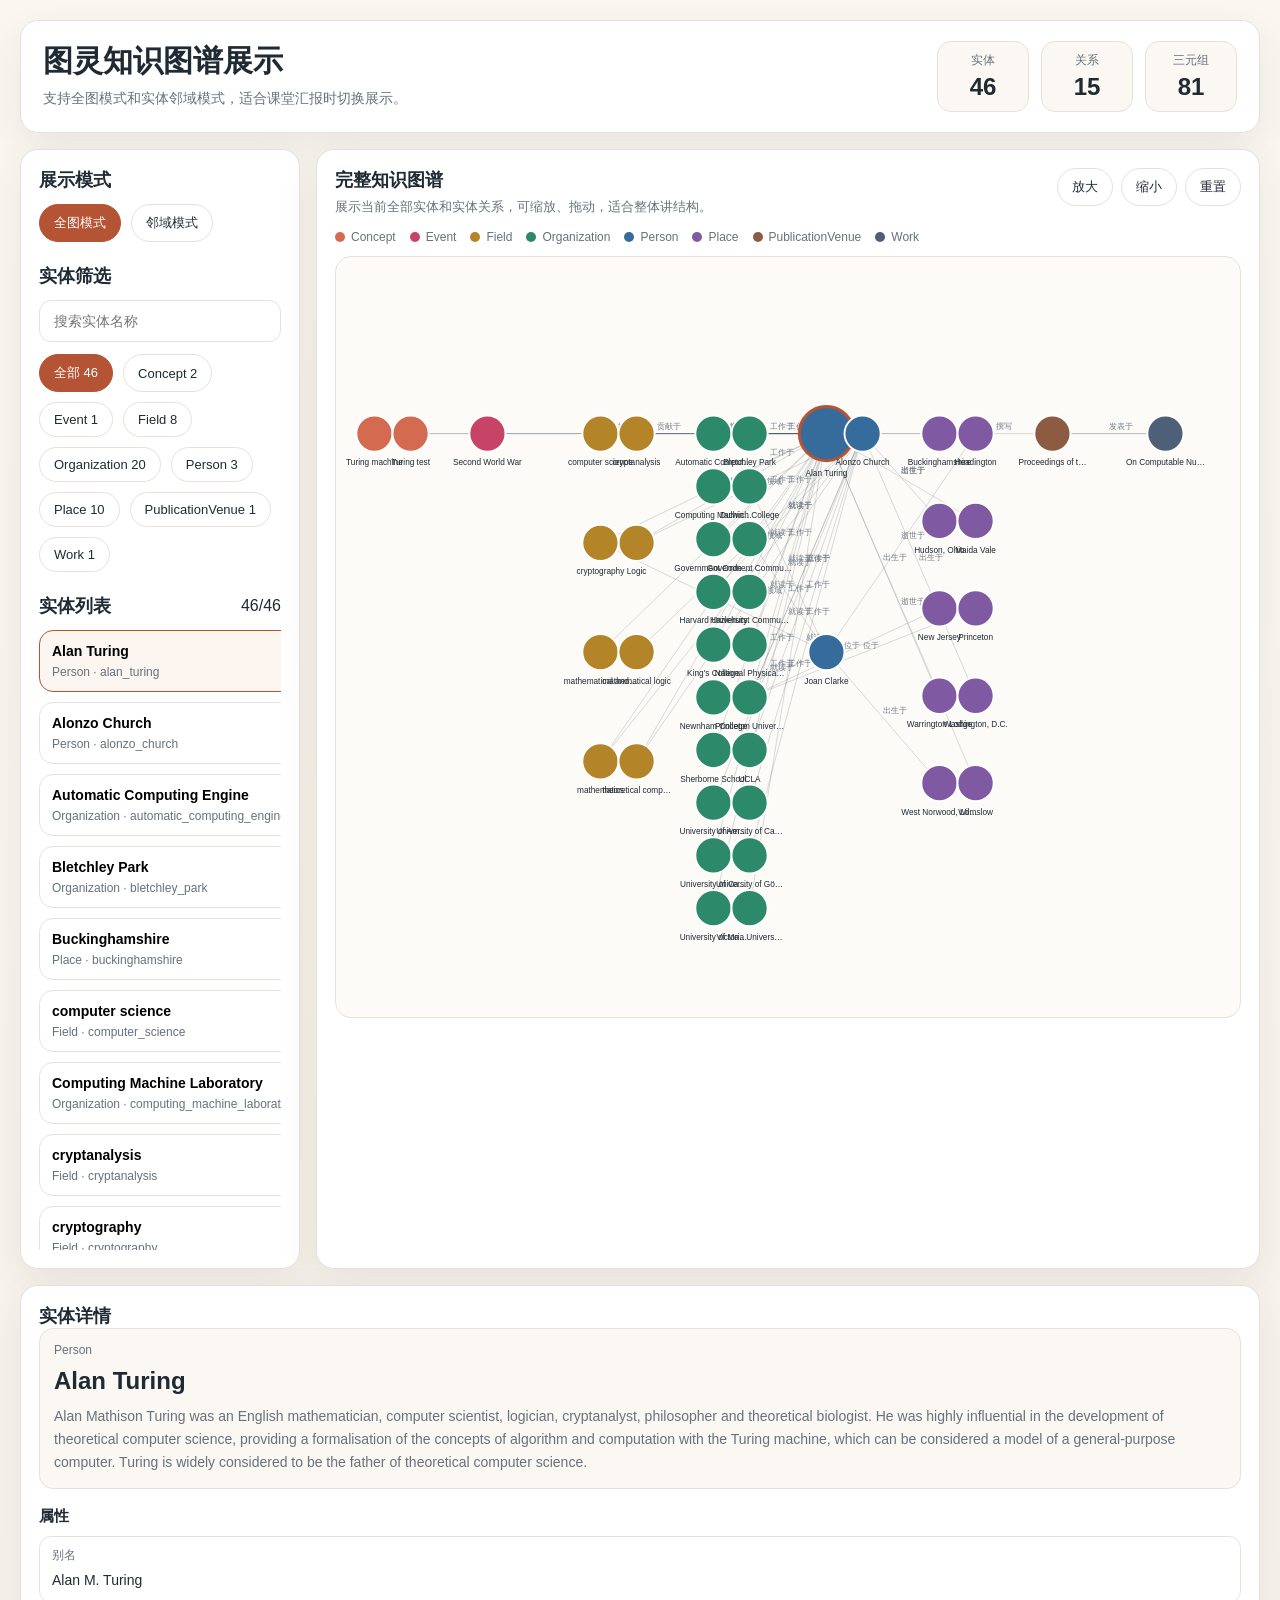
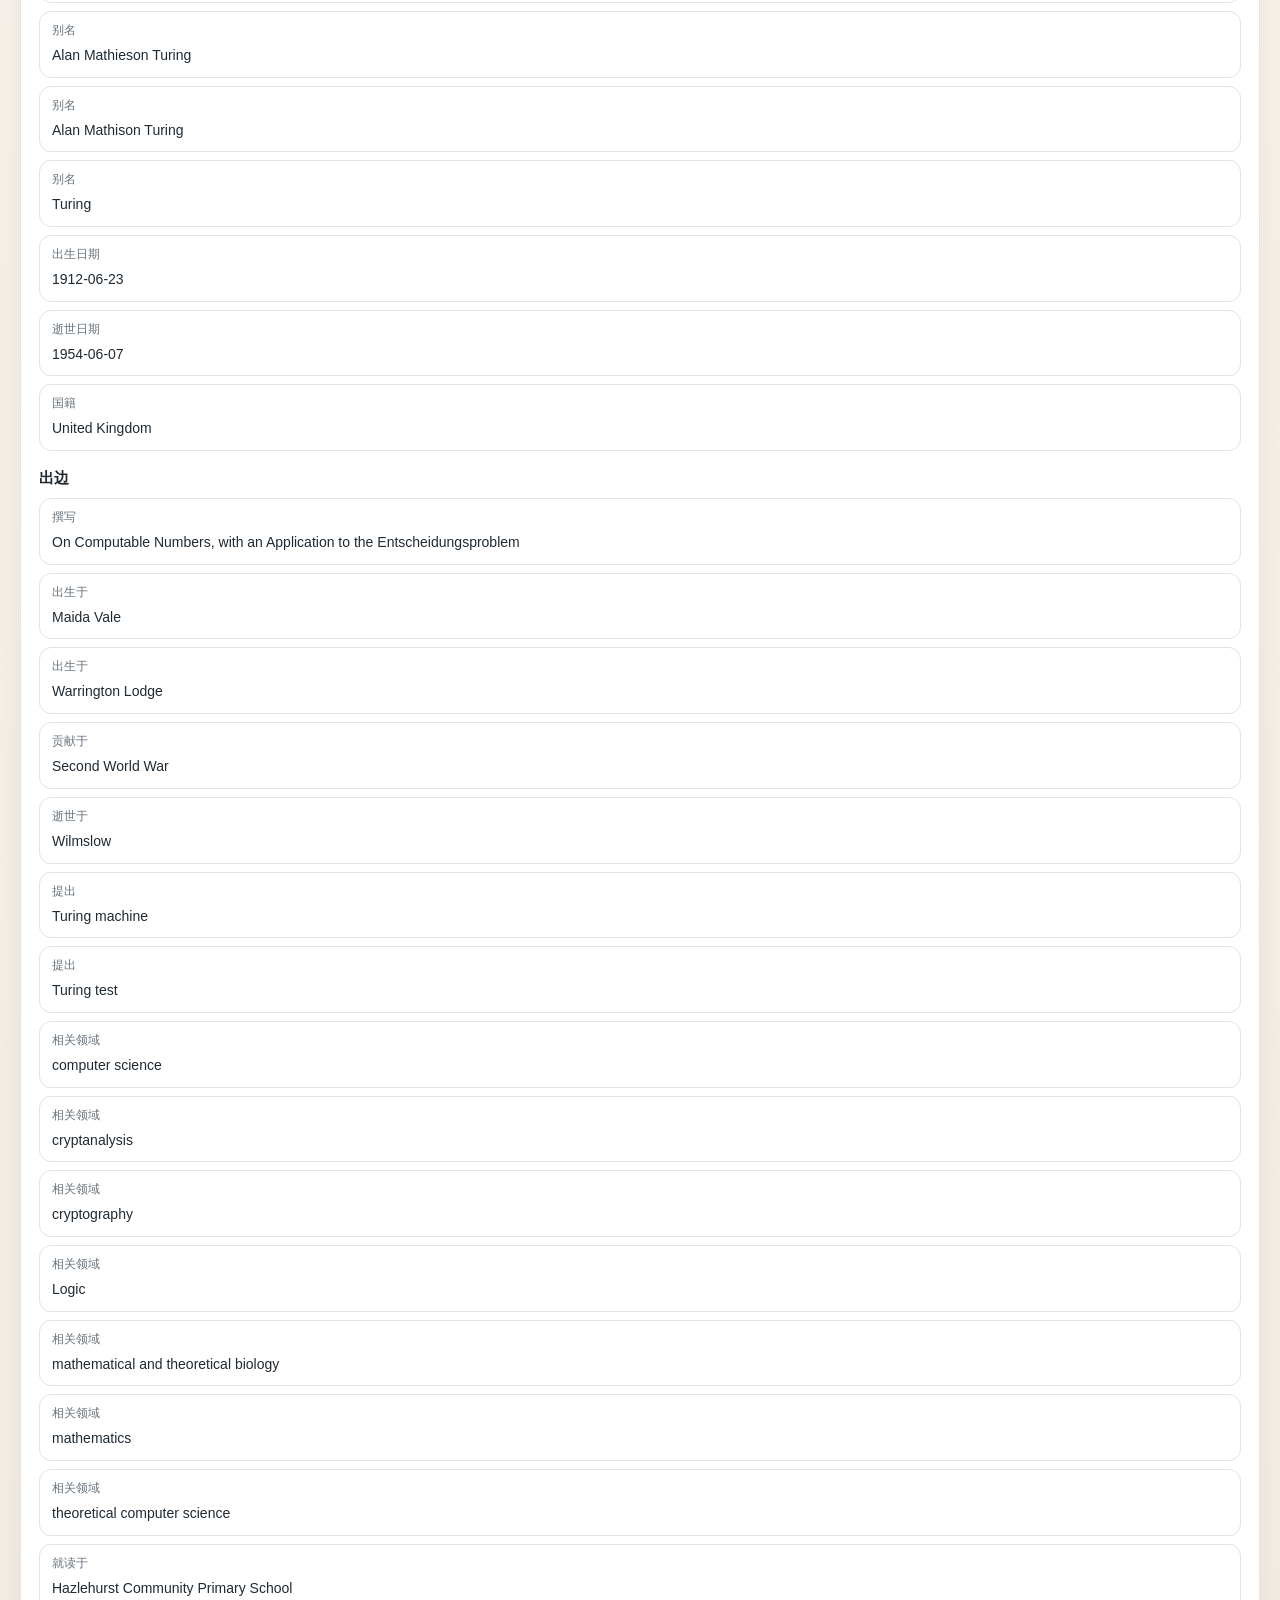
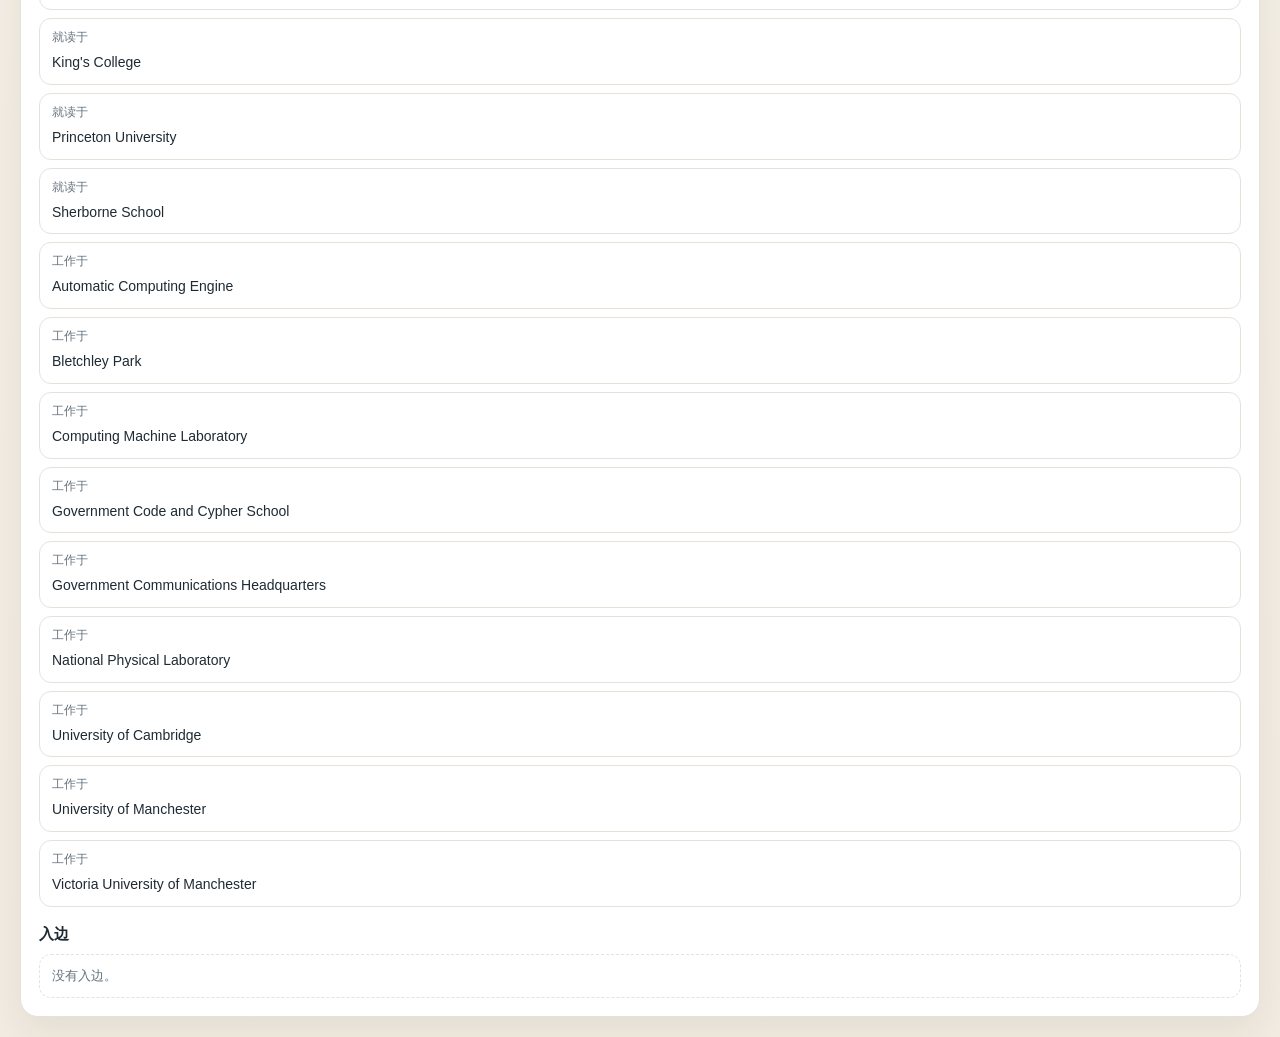
<file: frontend/index.html>
<!DOCTYPE html>
<html lang="zh-CN">
  <head>
    <meta charset="UTF-8" />
    <meta name="viewport" content="width=device-width, initial-scale=1.0" />
    <title>图灵知识图谱展示</title>
    <link rel="stylesheet" href="./styles.css" />
  </head>
  <body>
    <div class="page">
      <header class="topbar">
        <div>
          <h1>图灵知识图谱展示</h1>
          <p>支持全图模式和实体邻域模式，适合课堂汇报时切换展示。</p>
        </div>
        <div class="topbar-stats" id="hero-stats"></div>
      </header>

      <main class="layout">
        <aside class="panel sidebar">
          <div class="section">
            <h2>展示模式</h2>
            <div class="mode-switch" id="mode-switch"></div>
          </div>

          <div class="section">
            <h2>实体筛选</h2>
            <input id="search-input" class="search-input" type="text" placeholder="搜索实体名称" />
            <div class="chip-group" id="class-filters"></div>
          </div>

          <div class="section">
            <div class="section-head">
              <h2>实体列表</h2>
              <span id="entity-count"></span>
            </div>
            <div id="entity-list" class="entity-list"></div>
          </div>
        </aside>

        <section class="panel graph-panel">
          <div class="graph-head">
            <div>
              <h2 id="graph-title">知识图谱</h2>
              <p id="graph-subtitle">全图模式支持缩放与拖动，邻域模式聚焦单个实体的一跳关系。</p>
            </div>
            <div class="graph-actions">
              <button id="zoom-in" class="ghost-button" type="button">放大</button>
              <button id="zoom-out" class="ghost-button" type="button">缩小</button>
              <button id="zoom-reset" class="ghost-button" type="button">重置</button>
            </div>
          </div>

          <div class="graph-legend" id="graph-legend"></div>
          <div class="graph-stage">
            <svg id="graph-svg" viewBox="0 0 1200 760" preserveAspectRatio="xMidYMid meet"></svg>
          </div>
        </section>

        <aside class="panel detail-panel">
          <div class="section">
            <h2>实体详情</h2>
            <div id="entity-detail"></div>
          </div>
        </aside>
      </main>
    </div>

    <script src="./data.js"></script>
    <script src="./app.js"></script>
  </body>
</html>
</file>
<file: frontend/styles.css>
:root {
  --bg: #f7f4ee;
  --panel: #ffffff;
  --line: #e6e2da;
  --ink: #1f2a33;
  --muted: #66727c;
  --accent: #b45434;
  --accent-soft: #f4e1d8;
  --shadow: 0 14px 38px rgba(49, 39, 28, 0.08);
}

* {
  box-sizing: border-box;
}

body {
  margin: 0;
  background: linear-gradient(180deg, #faf7f1 0%, #f2ece2 100%);
  color: var(--ink);
  font-family: "Segoe UI", "PingFang SC", "Microsoft YaHei", sans-serif;
}

.page {
  max-width: 1680px;
  margin: 0 auto;
  padding: 20px;
}

.topbar {
  display: flex;
  justify-content: space-between;
  gap: 20px;
  align-items: flex-start;
  padding: 20px 22px;
  border: 1px solid var(--line);
  border-radius: 18px;
  background: var(--panel);
  box-shadow: var(--shadow);
}

.topbar h1 {
  margin: 0;
  font-size: 30px;
}

.topbar p {
  margin: 8px 0 0;
  color: var(--muted);
  font-size: 14px;
}

.topbar-stats {
  display: flex;
  gap: 12px;
  flex-wrap: wrap;
}

.stat {
  min-width: 92px;
  padding: 10px 14px;
  border-radius: 14px;
  background: #fbf7f2;
  border: 1px solid var(--line);
  text-align: center;
}

.stat-label {
  color: var(--muted);
  font-size: 12px;
}

.stat-value {
  margin-top: 4px;
  font-size: 24px;
  font-weight: 700;
}

.layout {
  display: grid;
  grid-template-columns: 300px minmax(0, 1fr) 350px;
  gap: 16px;
  margin-top: 16px;
}

.panel {
  background: var(--panel);
  border: 1px solid var(--line);
  border-radius: 18px;
  box-shadow: var(--shadow);
}

.sidebar,
.detail-panel {
  padding: 18px;
}

.graph-panel {
  padding: 18px 18px 14px;
}

.section + .section {
  margin-top: 22px;
}

.section h2,
.graph-head h2 {
  margin: 0;
  font-size: 18px;
}

.section-head {
  display: flex;
  justify-content: space-between;
  align-items: center;
}

.mode-switch,
.chip-group {
  display: flex;
  flex-wrap: wrap;
  gap: 10px;
  margin-top: 12px;
}

.mode-button,
.chip,
.ghost-button {
  padding: 9px 14px;
  border: 1px solid var(--line);
  border-radius: 999px;
  background: #fff;
  color: var(--ink);
  cursor: pointer;
  font-size: 13px;
}

.mode-button.active,
.chip.active {
  background: var(--accent);
  color: #fff;
  border-color: var(--accent);
}

.search-input {
  width: 100%;
  margin-top: 12px;
  padding: 12px 14px;
  border: 1px solid var(--line);
  border-radius: 12px;
  font-size: 14px;
}

.entity-list {
  display: grid;
  gap: 10px;
  max-height: 620px;
  margin-top: 12px;
  overflow: auto;
}

.entity-card {
  width: 100%;
  padding: 12px;
  text-align: left;
  border: 1px solid var(--line);
  border-radius: 14px;
  background: #fff;
  cursor: pointer;
}

.entity-card.active {
  border-color: var(--accent);
  background: #fcf5f0;
}

.entity-title {
  font-weight: 600;
  font-size: 14px;
}

.entity-meta {
  margin-top: 6px;
  color: var(--muted);
  font-size: 12px;
}

.graph-head {
  display: flex;
  justify-content: space-between;
  gap: 12px;
  align-items: flex-start;
}

.graph-head p {
  margin: 6px 0 0;
  color: var(--muted);
  font-size: 13px;
}

.graph-actions {
  display: flex;
  gap: 8px;
  flex-wrap: wrap;
}

.graph-legend {
  display: flex;
  flex-wrap: wrap;
  gap: 10px 14px;
  margin-top: 14px;
  color: var(--muted);
  font-size: 12px;
}

.legend-item {
  display: flex;
  align-items: center;
  gap: 6px;
}

.legend-dot {
  width: 10px;
  height: 10px;
  border-radius: 50%;
}

.graph-stage {
  margin-top: 12px;
  border: 1px solid var(--line);
  border-radius: 16px;
  background: #fcfbf8;
  overflow: hidden;
}

#graph-svg {
  width: 100%;
  height: 760px;
  display: block;
  touch-action: none;
  cursor: grab;
}

#graph-svg.dragging {
  cursor: grabbing;
}

.graph-edge {
  stroke: rgba(46, 56, 66, 0.2);
  stroke-width: 1.2;
}

.graph-edge-label {
  fill: #6f7b85;
  font-size: 11px;
}

.graph-node text {
  fill: #1f2a33;
  font-size: 11px;
  text-anchor: middle;
  pointer-events: none;
}

.graph-node circle {
  stroke: #fff;
  stroke-width: 2.5;
}

.graph-node.selected circle {
  stroke: var(--accent);
  stroke-width: 4;
}

.graph-node.dimmed {
  opacity: 0.38;
}

.graph-edge.dimmed,
.graph-edge-label.dimmed {
  opacity: 0.2;
}

.detail-hero {
  padding: 14px;
  border-radius: 14px;
  background: #fbf7f2;
  border: 1px solid var(--line);
}

.detail-hero h3 {
  margin: 10px 0 0;
  font-size: 24px;
}

.detail-hero p {
  margin: 10px 0 0;
  color: var(--muted);
  font-size: 14px;
  line-height: 1.65;
}

.detail-block {
  margin-top: 18px;
}

.detail-block h4 {
  margin: 0 0 10px;
  font-size: 15px;
}

.detail-list {
  display: grid;
  gap: 8px;
}

.detail-item {
  padding: 10px 12px;
  border: 1px solid var(--line);
  border-radius: 12px;
  background: #fff;
}

.detail-key {
  color: var(--muted);
  font-size: 12px;
}

.detail-value {
  margin-top: 6px;
  font-size: 14px;
  line-height: 1.55;
}

.empty {
  padding: 12px;
  border: 1px dashed var(--line);
  border-radius: 12px;
  color: var(--muted);
  font-size: 13px;
}

@media (max-width: 1280px) {
  .layout {
    grid-template-columns: 280px minmax(0, 1fr);
  }

  .detail-panel {
    grid-column: 1 / -1;
  }
}

@media (max-width: 920px) {
  .topbar,
  .layout {
    grid-template-columns: 1fr;
    display: grid;
  }

  .topbar {
    align-items: stretch;
  }
}
</file>
